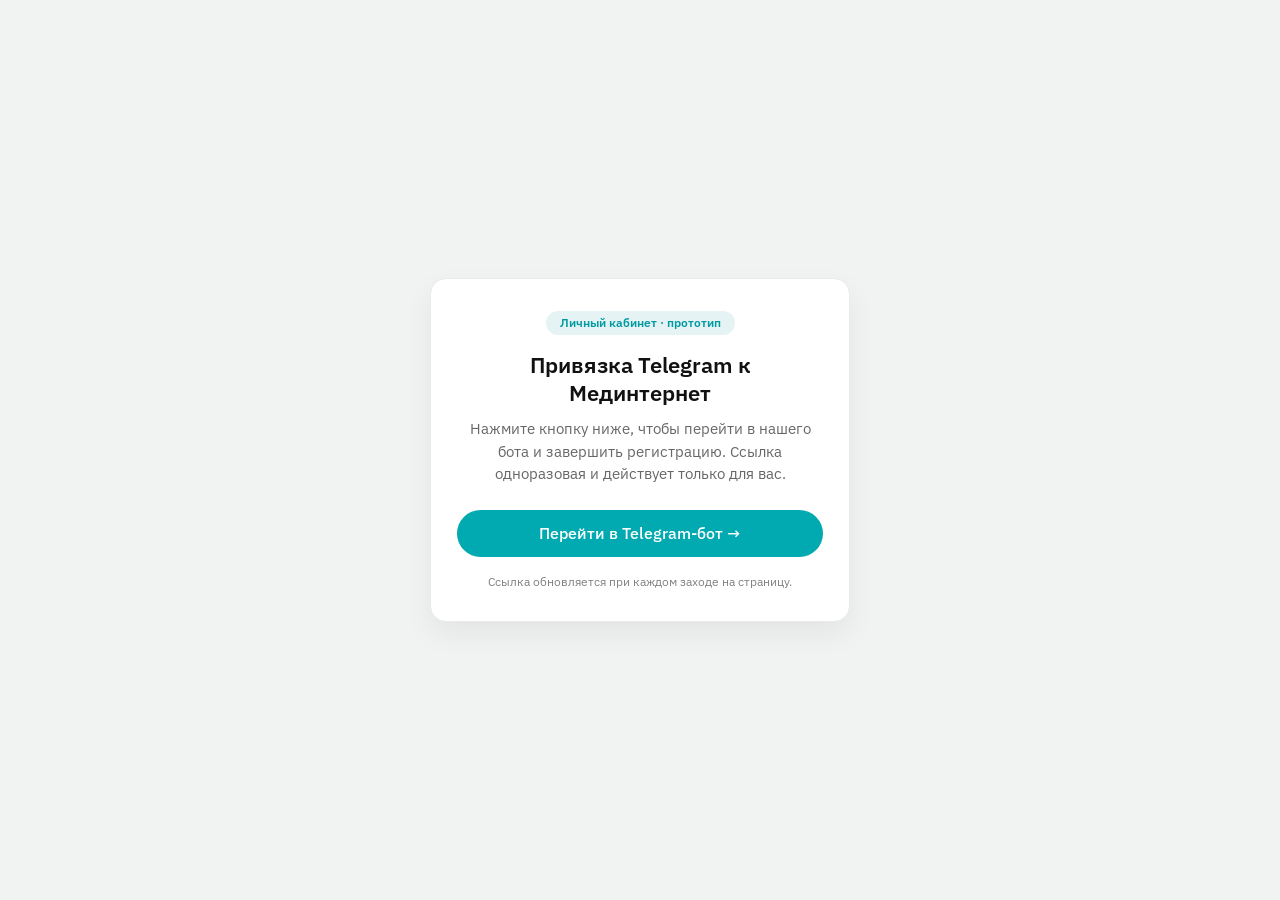
<file: webapp/link.html>
<!DOCTYPE html>
<html lang="ru">
<head>
    <meta charset="UTF-8">
    <meta name="viewport" content="width=device-width, initial-scale=1.0">
    <title>Мединтернет — привязка Telegram</title>
    <link rel="preconnect" href="https://fonts.googleapis.com">
    <link rel="preconnect" href="https://fonts.gstatic.com" crossorigin>
    <link rel="stylesheet" href="https://fonts.googleapis.com/css2?family=IBM+Plex+Sans:wght@400;500;600;700&display=swap"
          media="print" onload="this.media='all'">
    <noscript><link rel="stylesheet" href="https://fonts.googleapis.com/css2?family=IBM+Plex+Sans:wght@400;500;600;700&display=swap"></noscript>
    <style>
        * { box-sizing: border-box; }
        body {
            margin: 0; min-height: 100vh; display: flex; align-items: center; justify-content: center;
            padding: 24px; background: #F1F3F2;
            font-family: "IBM Plex Sans", -apple-system, BlinkMacSystemFont, "Segoe UI", Roboto, sans-serif;
            color: #111111; line-height: 1.2;
        }
        .card {
            width: 100%; max-width: 420px; background: #fff; border-radius: 16px;
            padding: 32px 26px; text-align: center; box-shadow: 0 12px 30px rgba(17,17,17,.06);
            border: 1px solid #E9EBEA;
        }
        .badge {
            display: inline-block; font-size: 12px; font-weight: 600; color: #009BA1; background: #E6F3F4;
            border-radius: 50px; padding: 5px 14px; margin-bottom: 16px;
        }
        h1 { font-size: 22px; font-weight: 600; margin: 0 0 12px; line-height: 1.25; }
        p { color: #676767; font-size: 15px; line-height: 1.5; margin: 0 0 24px; }
        .btn {
            display: inline-flex; align-items: center; justify-content: center; width: 100%;
            text-decoration: none; text-align: center;
            background: #00AAB0; color: #fff; font-size: 16px; font-weight: 500;
            padding: 14px 24px; border-radius: 50px; transition: opacity .2s;
        }
        .btn:hover { opacity: .85; }
        .btn:active { background: #009BA1; opacity: 1; }
        .note { font-size: 12px; color: #808080; margin-top: 18px; }
    </style>
</head>
<body>
    <main class="card">
        <div class="badge">Личный кабинет · прототип</div>
        <h1>Привязка Telegram к Мединтернет</h1>
        <p>Нажмите кнопку ниже, чтобы перейти в нашего бота и завершить регистрацию.
           Ссылка одноразовая и действует только для вас.</p>
        <a class="btn" href="{{BOT_LINK}}">Перейти в Telegram-бот →</a>
        <div class="note">Ссылка обновляется при каждом заходе на страницу.</div>
    </main>
</body>
</html>
</file>
